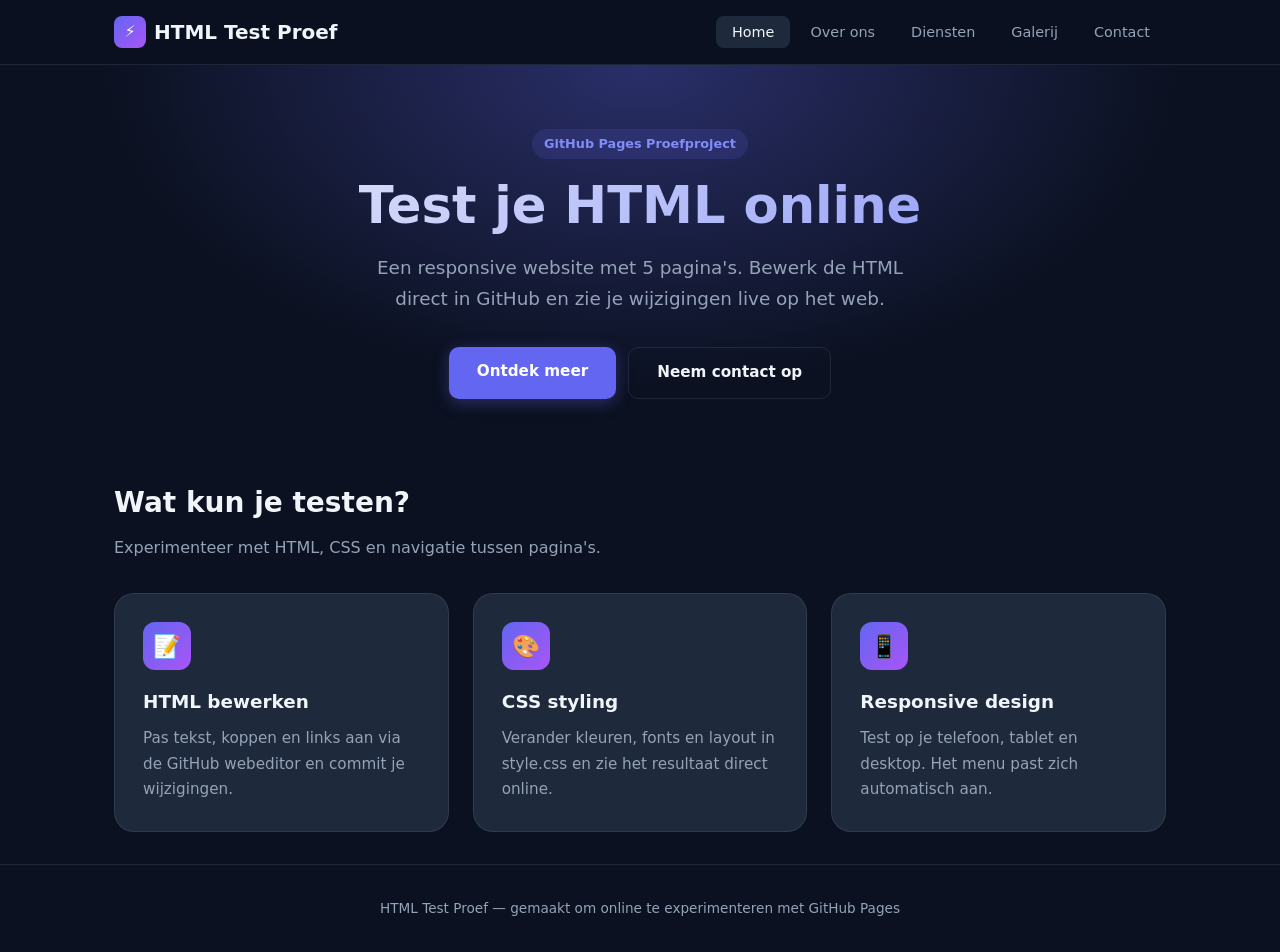
<file: index.html>
<!DOCTYPE html>
<html lang="nl">
<head>
  <meta charset="UTF-8">
  <meta name="viewport" content="width=device-width, initial-scale=1.0">
  <title>Netfriending NOT Networking</title>
  <link rel="stylesheet" href="style.css">
</head>
<body>

  <header class="site-header">
    <nav class="nav-container">
      <a href="index.html" class="logo">
        <span class="logo-icon">⚡</span>
        HTML Test Proef
      </a>
      <button class="nav-toggle" aria-label="Menu">☰</button>
      <ul class="nav-links">
        <li><a href="index.html">Home</a></li>
        <li><a href="pagina2.html">Over ons</a></li>
        <li><a href="pagina3.html">Diensten</a></li>
        <li><a href="pagina4.html">Galerij</a></li>
        <li><a href="pagina5.html">Contact</a></li>
      </ul>
    </nav>
  </header>

  <main>
    <section class="hero">
      <span class="badge">GitHub Pages Proefproject</span>
      <h1>Test je HTML online</h1>
      <p>Een responsive website met 5 pagina's. Bewerk de HTML direct in GitHub en zie je wijzigingen live op het web.</p>
      <div class="btn-group">
        <a href="pagina2.html" class="btn">Ontdek meer</a>
        <a href="pagina5.html" class="btn btn-outline">Neem contact op</a>
      </div>
    </section>

    <section class="container">
      <h2 class="section-title">Wat kun je testen?</h2>
      <p class="section-subtitle">Experimenteer met HTML, CSS en navigatie tussen pagina's.</p>

      <div class="cards">
        <div class="card">
          <div class="card-icon">📝</div>
          <h3>HTML bewerken</h3>
          <p>Pas tekst, koppen en links aan via de GitHub webeditor en commit je wijzigingen.</p>
        </div>
        <div class="card">
          <div class="card-icon">🎨</div>
          <h3>CSS styling</h3>
          <p>Verander kleuren, fonts en layout in style.css en zie het resultaat direct online.</p>
        </div>
        <div class="card">
          <div class="card-icon">📱</div>
          <h3>Responsive design</h3>
          <p>Test op je telefoon, tablet en desktop. Het menu past zich automatisch aan.</p>
        </div>
      </div>
    </section>
  </main>

  <footer class="site-footer">
    <p>HTML Test Proef — gemaakt om online te experimenteren met GitHub Pages</p>
  </footer>

  <script src="script.js"></script>
</body>
</html>
</file>
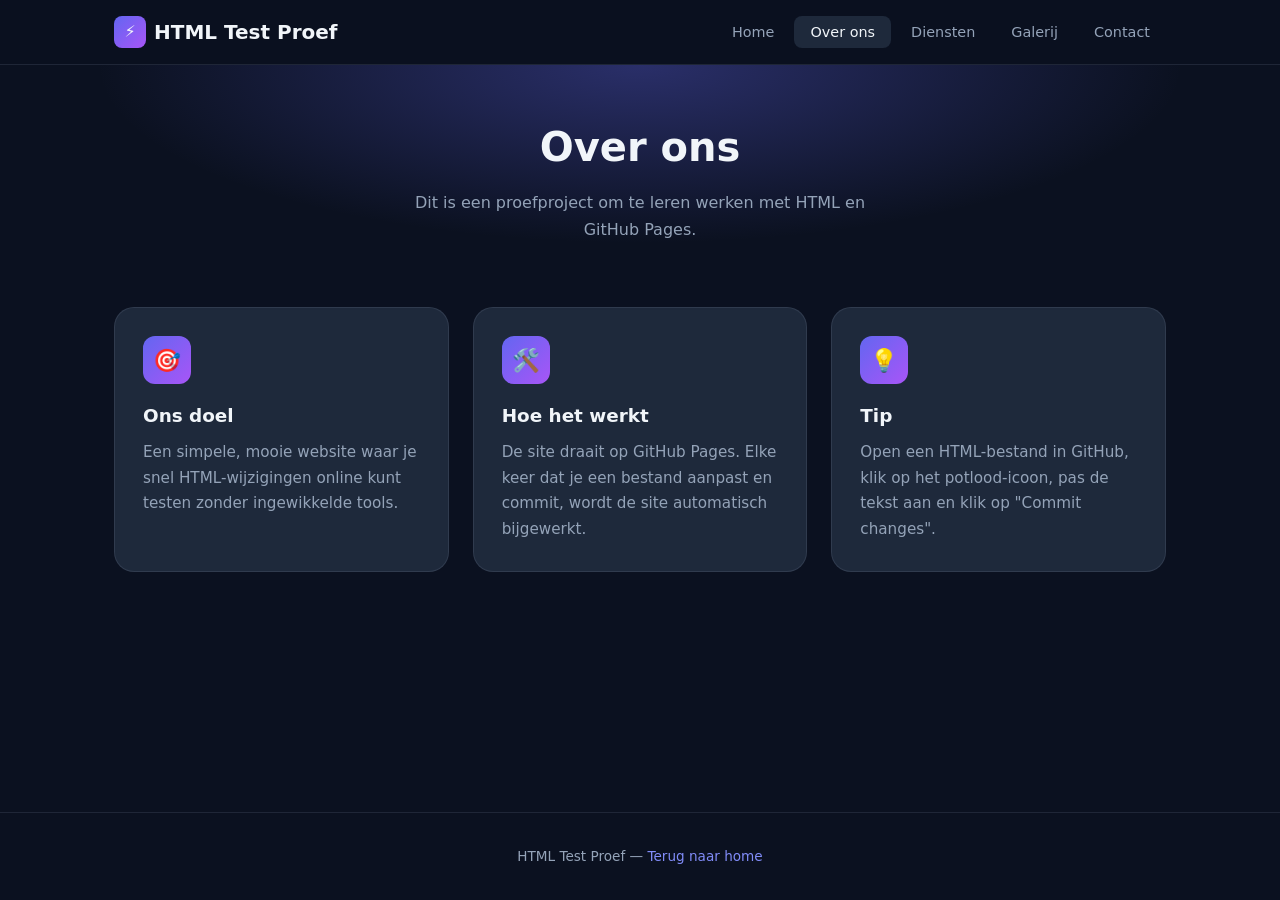
<file: pagina2.html>
<!DOCTYPE html>
<html lang="nl">
<head>
  <meta charset="UTF-8">
  <meta name="viewport" content="width=device-width, initial-scale=1.0">
  <title> ons — HTML enen nu  Test Proef</title>
  <link rel="stylesheet" href="style.css">
</head>
<body>

  <header class="site-header">
    <nav class="nav-container">
      <a href="index.html" class="logo">
        <span class="logo-icon">⚡</span>
        HTML Test Proef
      </a>
      <button class="nav-toggle" aria-label="Menu">☰</button>
      <ul class="nav-links">
        <li><a href="index.html">Home</a></li>
        <li><a href="pagina2.html">Over ons</a></li>
        <li><a href="pagina3.html">Diensten</a></li>
        <li><a href="pagina4.html">Galerij</a></li>
        <li><a href="pagina5.html">Contact</a></li>
      </ul>
    </nav>
  </header>

  <main>
    <section class="page-header">
      <h1>Over ons</h1>
      <p>Dit is een proefproject om te leren werken met HTML en GitHub Pages.</p>
    </section>

    <section class="container">
      <div class="cards">
        <div class="card">
          <div class="card-icon">🎯</div>
          <h3>Ons doel</h3>
          <p>Een simpele, mooie website waar je snel HTML-wijzigingen online kunt testen zonder ingewikkelde tools.</p>
        </div>
        <div class="card">
          <div class="card-icon">🛠️</div>
          <h3>Hoe het werkt</h3>
          <p>De site draait op GitHub Pages. Elke keer dat je een bestand aanpast en commit, wordt de site automatisch bijgewerkt.</p>
        </div>
        <div class="card">
          <div class="card-icon">💡</div>
          <h3>Tip</h3>
          <p>Open een HTML-bestand in GitHub, klik op het potlood-icoon, pas de tekst aan en klik op "Commit changes".</p>
        </div>
      </div>
    </section>
  </main>

  <footer class="site-footer">
    <p>HTML Test Proef — <a href="index.html">Terug naar home</a></p>
  </footer>

  <script src="script.js"></script>
</body>
</html>
</file>
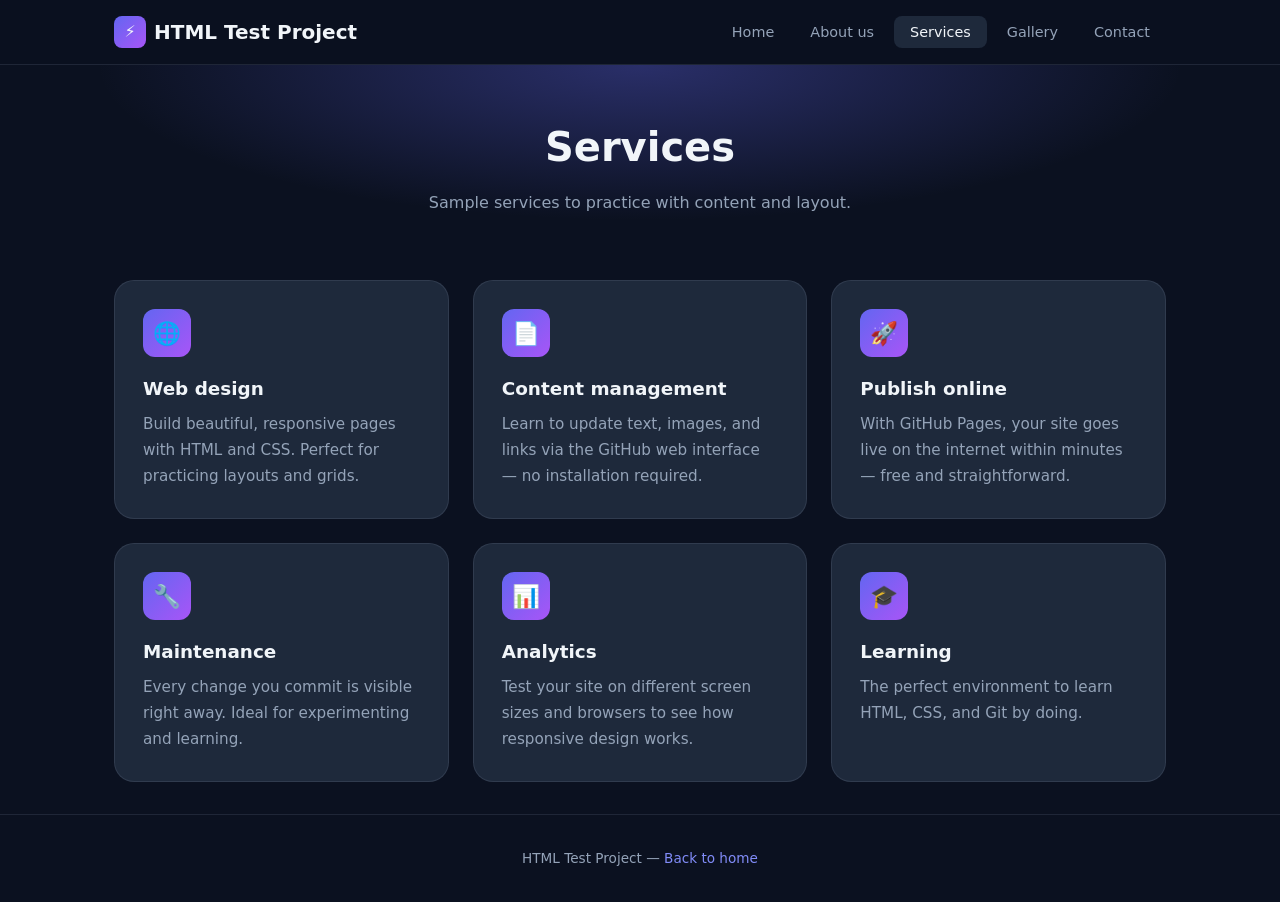
<file: pagina3.html>
<!DOCTYPE html>
<html lang="en">
<head>
  <meta charset="UTF-8">
  <meta name="viewport" content="width=device-width, initial-scale=1.0">
  <title>Services — HTML Test Project</title>
  <link rel="stylesheet" href="style.css">
</head>
<body>

  <header class="site-header">
    <nav class="nav-container">
      <a href="index.html" class="logo">
        <span class="logo-icon">⚡</span>
        HTML Test Project
      </a>
      <button class="nav-toggle" aria-label="Menu">☰</button>
      <ul class="nav-links">
        <li><a href="index.html">Home</a></li>
        <li><a href="pagina2.html">About us</a></li>
        <li><a href="pagina3.html">Services</a></li>
        <li><a href="pagina4.html">Gallery</a></li>
        <li><a href="pagina5.html">Contact</a></li>
      </ul>
    </nav>
  </header>

  <main>
    <section class="page-header">
      <h1>Services</h1>
      <p>Sample services to practice with content and layout.</p>
    </section>

    <section class="container">
      <div class="cards">
        <div class="card">
          <div class="card-icon">🌐</div>
          <h3>Web design</h3>
          <p>Build beautiful, responsive pages with HTML and CSS. Perfect for practicing layouts and grids.</p>
        </div>
        <div class="card">
          <div class="card-icon">📄</div>
          <h3>Content management</h3>
          <p>Learn to update text, images, and links via the GitHub web interface — no installation required.</p>
        </div>
        <div class="card">
          <div class="card-icon">🚀</div>
          <h3>Publish online</h3>
          <p>With GitHub Pages, your site goes live on the internet within minutes — free and straightforward.</p>
        </div>
        <div class="card">
          <div class="card-icon">🔧</div>
          <h3>Maintenance</h3>
          <p>Every change you commit is visible right away. Ideal for experimenting and learning.</p>
        </div>
        <div class="card">
          <div class="card-icon">📊</div>
          <h3>Analytics</h3>
          <p>Test your site on different screen sizes and browsers to see how responsive design works.</p>
        </div>
        <div class="card">
          <div class="card-icon">🎓</div>
          <h3>Learning</h3>
          <p>The perfect environment to learn HTML, CSS, and Git by doing.</p>
        </div>
      </div>
    </section>
  </main>

  <footer class="site-footer">
    <p>HTML Test Project — <a href="index.html">Back to home</a></p>
  </footer>

  <script src="script.js"></script>
</body>
</html>
</file>
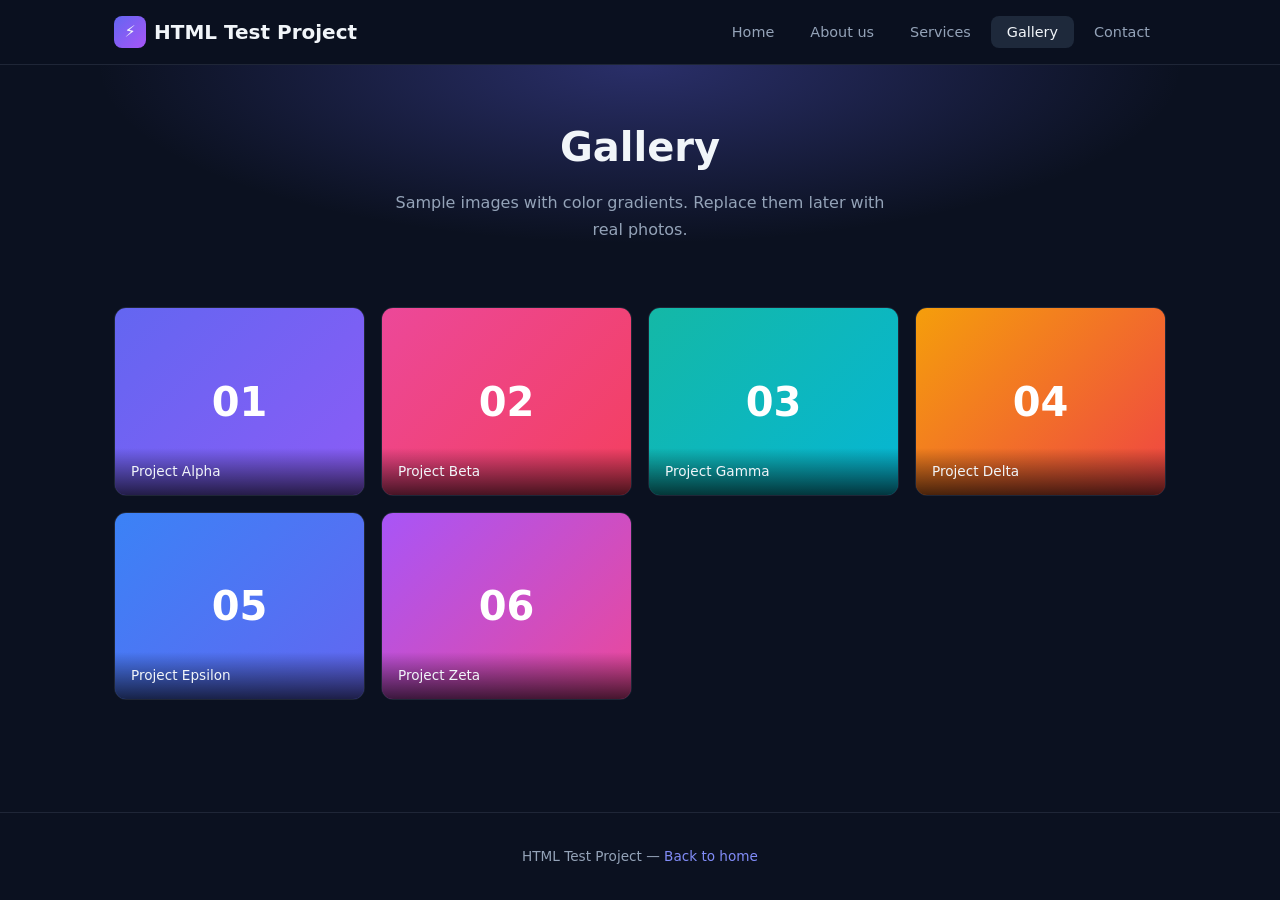
<file: pagina4.html>
<!DOCTYPE html>
<html lang="en">
<head>
  <meta charset="UTF-8">
  <meta name="viewport" content="width=device-width, initial-scale=1.0">
  <title>Gallery — HTML Test Project</title>
  <link rel="stylesheet" href="style.css">
</head>
<body>

  <header class="site-header">
    <nav class="nav-container">
      <a href="index.html" class="logo">
        <span class="logo-icon">⚡</span>
        HTML Test Project
      </a>
      <button class="nav-toggle" aria-label="Menu">☰</button>
      <ul class="nav-links">
        <li><a href="index.html">Home</a></li>
        <li><a href="pagina2.html">About us</a></li>
        <li><a href="pagina3.html">Services</a></li>
        <li><a href="pagina4.html">Gallery</a></li>
        <li><a href="pagina5.html">Contact</a></li>
      </ul>
    </nav>
  </header>

  <main>
    <section class="page-header">
      <h1>Gallery</h1>
      <p>Sample images with color gradients. Replace them later with real photos.</p>
    </section>

    <section class="container">
      <div class="gallery">
        <div class="gallery-item">
          <div class="placeholder">01</div>
          <span class="gallery-caption">Project Alpha</span>
        </div>
        <div class="gallery-item">
          <div class="placeholder">02</div>
          <span class="gallery-caption">Project Beta</span>
        </div>
        <div class="gallery-item">
          <div class="placeholder">03</div>
          <span class="gallery-caption">Project Gamma</span>
        </div>
        <div class="gallery-item">
          <div class="placeholder">04</div>
          <span class="gallery-caption">Project Delta</span>
        </div>
        <div class="gallery-item">
          <div class="placeholder">05</div>
          <span class="gallery-caption">Project Epsilon</span>
        </div>
        <div class="gallery-item">
          <div class="placeholder">06</div>
          <span class="gallery-caption">Project Zeta</span>
        </div>
      </div>
    </section>
  </main>

  <footer class="site-footer">
    <p>HTML Test Project — <a href="index.html">Back to home</a></p>
  </footer>

  <script src="script.js"></script>
</body>
</html>
</file>
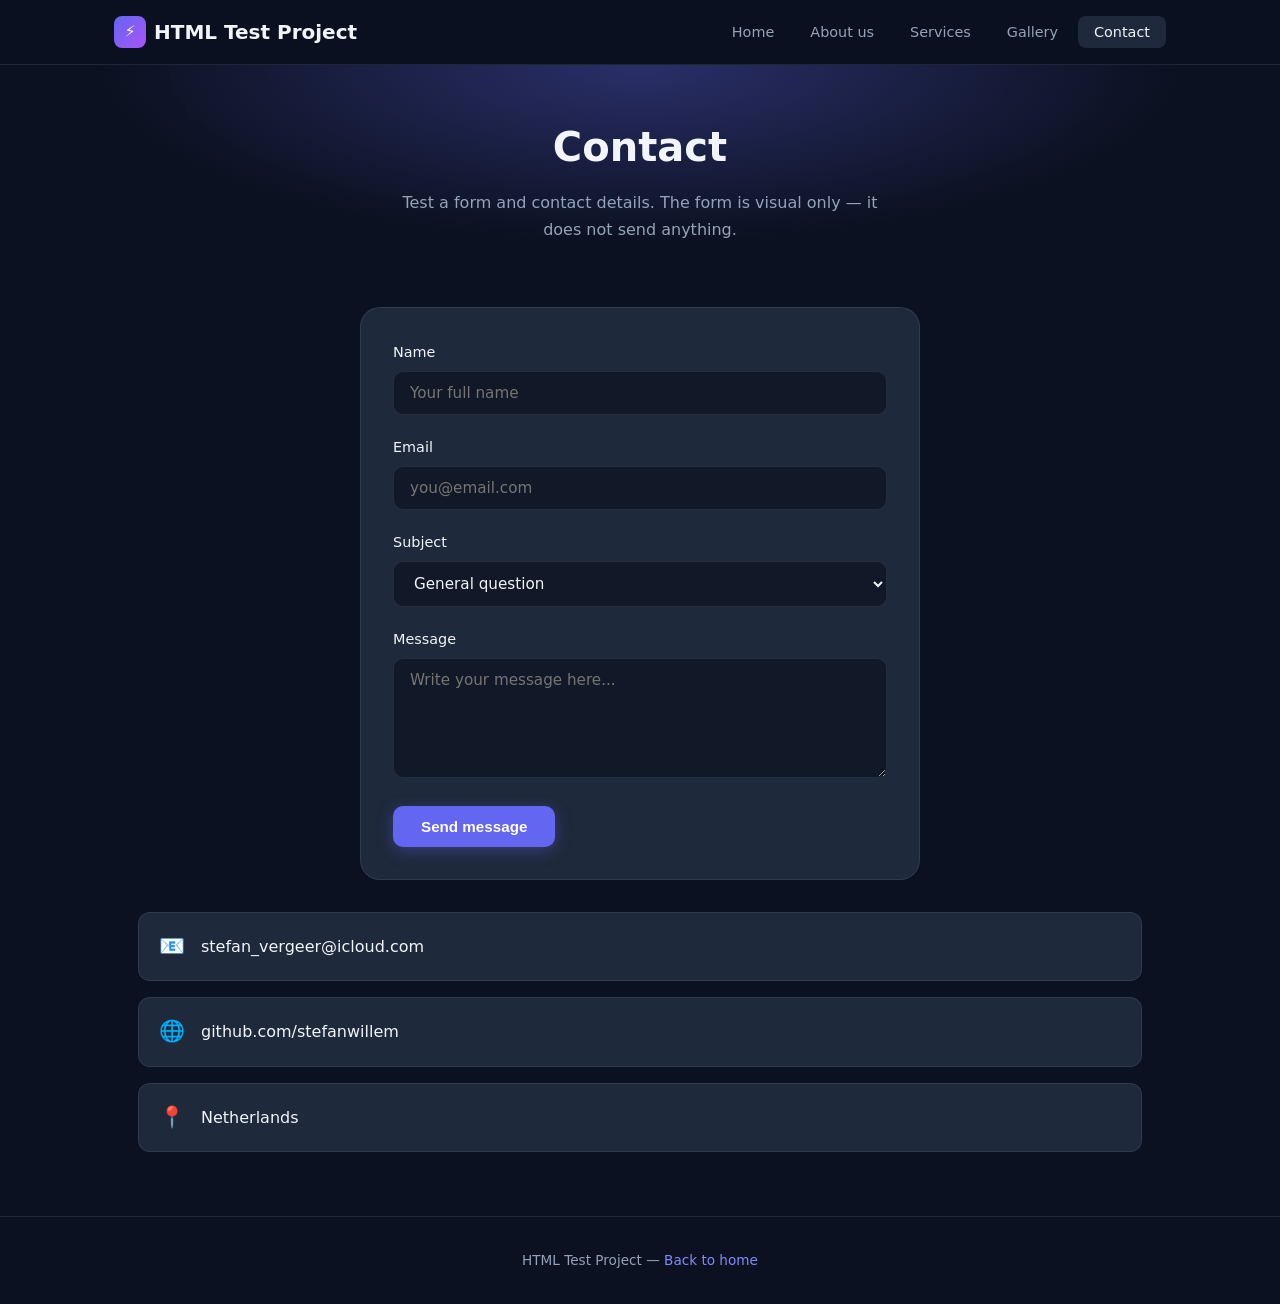
<file: pagina5.html>
<!DOCTYPE html>
<html lang="en">
<head>
  <meta charset="UTF-8">
  <meta name="viewport" content="width=device-width, initial-scale=1.0">
  <title>Contact — HTML Test Project</title>
  <link rel="stylesheet" href="style.css">
</head>
<body>

  <header class="site-header">
    <nav class="nav-container">
      <a href="index.html" class="logo">
        <span class="logo-icon">⚡</span>
        HTML Test Project
      </a>
      <button class="nav-toggle" aria-label="Menu">☰</button>
      <ul class="nav-links">
        <li><a href="index.html">Home</a></li>
        <li><a href="pagina2.html">About us</a></li>
        <li><a href="pagina3.html">Services</a></li>
        <li><a href="pagina4.html">Gallery</a></li>
        <li><a href="pagina5.html">Contact</a></li>
      </ul>
    </nav>
  </header>

  <main>
    <section class="page-header">
      <h1>Contact</h1>
      <p>Test a form and contact details. The form is visual only — it does not send anything.</p>
    </section>

    <section class="container">
      <div class="form-card">
        <form onsubmit="event.preventDefault(); alert('This is a test form — nothing will be sent!');">
          <div class="form-group">
            <label for="name">Name</label>
            <input type="text" id="name" name="name" placeholder="Your full name" required>
          </div>
          <div class="form-group">
            <label for="email">Email</label>
            <input type="email" id="email" name="email" placeholder="you@email.com" required>
          </div>
          <div class="form-group">
            <label for="subject">Subject</label>
            <select id="subject" name="subject">
              <option value="question">General question</option>
              <option value="feedback">Feedback</option>
              <option value="collaboration">Collaboration</option>
            </select>
          </div>
          <div class="form-group">
            <label for="message">Message</label>
            <textarea id="message" name="message" placeholder="Write your message here..." required></textarea>
          </div>
          <button type="submit" class="btn">Send message</button>
        </form>
      </div>

      <div class="container" style="padding-top: 2rem;">
        <ul class="info-list">
          <li><span class="icon">📧</span> stefan_vergeer@icloud.com</li>
          <li><span class="icon">🌐</span> github.com/stefanwillem</li>
          <li><span class="icon">📍</span> Netherlands</li>
        </ul>
      </div>
    </section>
  </main>

  <footer class="site-footer">
    <p>HTML Test Project — <a href="index.html">Back to home</a></p>
  </footer>

  <script src="script.js"></script>
</body>
</html>
</file>
<file: style.css>
/* ===== Variables ===== */
:root {
  --bg: #0b1120;
  --bg-soft: #111827;
  --card: #1e293b;
  --card-hover: #273449;
  --accent: #6366f1;
  --accent-light: #818cf8;
  --accent-glow: rgba(99, 102, 241, 0.35);
  --success: #34d399;
  --text: #f1f5f9;
  --muted: #94a3b8;
  --border: rgba(148, 163, 184, 0.15);
  --radius: 12px;
  --radius-lg: 20px;
  --shadow: 0 4px 24px rgba(0, 0, 0, 0.3);
  --transition: 0.25s ease;
}

/* ===== Reset & Base ===== */
*,
*::before,
*::after {
  margin: 0;
  padding: 0;
  box-sizing: border-box;
}

html {
  scroll-behavior: smooth;
}

body {
  font-family: 'Segoe UI', system-ui, -apple-system, sans-serif;
  background: var(--bg);
  color: var(--text);
  line-height: 1.7;
  min-height: 100vh;
  display: flex;
  flex-direction: column;
}

a {
  color: var(--accent-light);
  text-decoration: none;
  transition: color var(--transition);
}

a:hover {
  color: var(--text);
}

img {
  max-width: 100%;
  display: block;
}

/* ===== Header & Navigation ===== */
.site-header {
  position: sticky;
  top: 0;
  z-index: 100;
  background: rgba(11, 17, 32, 0.85);
  backdrop-filter: blur(12px);
  border-bottom: 1px solid var(--border);
}

.nav-container {
  max-width: 1100px;
  margin: 0 auto;
  padding: 0 1.5rem;
  display: flex;
  align-items: center;
  justify-content: space-between;
  height: 64px;
}

.logo {
  font-size: 1.25rem;
  font-weight: 700;
  color: var(--text);
  display: flex;
  align-items: center;
  gap: 0.5rem;
}

.logo-icon {
  width: 32px;
  height: 32px;
  background: linear-gradient(135deg, var(--accent), #a855f7);
  border-radius: 8px;
  display: flex;
  align-items: center;
  justify-content: center;
  font-size: 1rem;
}

.nav-links {
  display: flex;
  gap: 0.25rem;
  list-style: none;
}

.nav-links a {
  color: var(--muted);
  padding: 0.5rem 1rem;
  border-radius: 8px;
  font-size: 0.9rem;
  font-weight: 500;
  transition: all var(--transition);
}

.nav-links a:hover,
.nav-links a.active {
  color: var(--text);
  background: var(--card);
}

.nav-toggle {
  display: none;
  background: none;
  border: none;
  color: var(--text);
  font-size: 1.5rem;
  cursor: pointer;
  padding: 0.25rem;
}

/* ===== Main Content ===== */
main {
  flex: 1;
}

.container {
  max-width: 1100px;
  margin: 0 auto;
  padding: 2rem 1.5rem;
}

/* ===== Hero Section ===== */
.hero {
  text-align: center;
  padding: 4rem 1.5rem 3rem;
  background: radial-gradient(ellipse at 50% 0%, var(--accent-glow), transparent 60%);
}

.hero h1 {
  font-size: clamp(2rem, 5vw, 3.2rem);
  font-weight: 800;
  line-height: 1.2;
  margin-bottom: 1rem;
  background: linear-gradient(135deg, var(--text), var(--accent-light));
  -webkit-background-clip: text;
  -webkit-text-fill-color: transparent;
  background-clip: text;
}

.hero p {
  color: var(--muted);
  font-size: 1.15rem;
  max-width: 560px;
  margin: 0 auto 2rem;
}

.btn {
  display: inline-block;
  padding: 0.75rem 1.75rem;
  background: var(--accent);
  color: white;
  border-radius: 10px;
  font-weight: 600;
  font-size: 0.95rem;
  border: none;
  cursor: pointer;
  transition: all var(--transition);
  box-shadow: 0 4px 16px var(--accent-glow);
}

.btn:hover {
  background: var(--accent-light);
  color: white;
  transform: translateY(-2px);
  box-shadow: 0 6px 24px var(--accent-glow);
}

.btn-outline {
  background: transparent;
  border: 1px solid var(--border);
  box-shadow: none;
  color: var(--text);
  margin-left: 0.75rem;
}

.btn-outline:hover {
  background: var(--card);
  border-color: var(--accent);
  color: var(--text);
}

/* ===== Cards Grid ===== */
.section-title {
  font-size: 1.75rem;
  font-weight: 700;
  margin-bottom: 0.5rem;
}

.section-subtitle {
  color: var(--muted);
  margin-bottom: 2rem;
}

.cards {
  display: grid;
  grid-template-columns: repeat(auto-fit, minmax(280px, 1fr));
  gap: 1.5rem;
}

.card {
  background: var(--card);
  border: 1px solid var(--border);
  border-radius: var(--radius-lg);
  padding: 1.75rem;
  transition: all var(--transition);
}

.card:hover {
  background: var(--card-hover);
  transform: translateY(-4px);
  box-shadow: var(--shadow);
}

.card-icon {
  width: 48px;
  height: 48px;
  background: linear-gradient(135deg, var(--accent), #a855f7);
  border-radius: 12px;
  display: flex;
  align-items: center;
  justify-content: center;
  font-size: 1.4rem;
  margin-bottom: 1rem;
}

.card h3 {
  font-size: 1.15rem;
  margin-bottom: 0.5rem;
}

.card p {
  color: var(--muted);
  font-size: 0.95rem;
}

/* ===== Page Header (subpages) ===== */
.page-header {
  padding: 3rem 1.5rem 2rem;
  text-align: center;
  background: radial-gradient(ellipse at 50% 0%, var(--accent-glow), transparent 60%);
}

.page-header h1 {
  font-size: clamp(1.75rem, 4vw, 2.5rem);
  font-weight: 800;
  margin-bottom: 0.5rem;
}

.page-header p {
  color: var(--muted);
  max-width: 500px;
  margin: 0 auto;
}

/* ===== Gallery ===== */
.gallery {
  display: grid;
  grid-template-columns: repeat(auto-fit, minmax(240px, 1fr));
  gap: 1rem;
}

.gallery-item {
  aspect-ratio: 4 / 3;
  border-radius: var(--radius);
  overflow: hidden;
  position: relative;
  border: 1px solid var(--border);
}

.gallery-item .placeholder {
  width: 100%;
  height: 100%;
  display: flex;
  align-items: center;
  justify-content: center;
  font-size: 2.5rem;
  color: white;
  font-weight: 700;
}

.gallery-item:nth-child(1) .placeholder { background: linear-gradient(135deg, #6366f1, #8b5cf6); }
.gallery-item:nth-child(2) .placeholder { background: linear-gradient(135deg, #ec4899, #f43f5e); }
.gallery-item:nth-child(3) .placeholder { background: linear-gradient(135deg, #14b8a6, #06b6d4); }
.gallery-item:nth-child(4) .placeholder { background: linear-gradient(135deg, #f59e0b, #ef4444); }
.gallery-item:nth-child(5) .placeholder { background: linear-gradient(135deg, #3b82f6, #6366f1); }
.gallery-item:nth-child(6) .placeholder { background: linear-gradient(135deg, #a855f7, #ec4899); }

.gallery-caption {
  position: absolute;
  bottom: 0;
  left: 0;
  right: 0;
  padding: 0.75rem 1rem;
  background: linear-gradient(transparent, rgba(0, 0, 0, 0.7));
  font-size: 0.85rem;
}

/* ===== Contact Form ===== */
.form-group {
  margin-bottom: 1.25rem;
}

.form-group label {
  display: block;
  margin-bottom: 0.4rem;
  font-size: 0.9rem;
  font-weight: 500;
}

.form-group input,
.form-group textarea,
.form-group select {
  width: 100%;
  padding: 0.75rem 1rem;
  background: var(--bg-soft);
  border: 1px solid var(--border);
  border-radius: 10px;
  color: var(--text);
  font-family: inherit;
  font-size: 0.95rem;
  transition: border-color var(--transition);
}

.form-group input:focus,
.form-group textarea:focus,
.form-group select:focus {
  outline: none;
  border-color: var(--accent);
  box-shadow: 0 0 0 3px var(--accent-glow);
}

.form-group textarea {
  min-height: 120px;
  resize: vertical;
}

.form-card {
  max-width: 560px;
  margin: 0 auto;
  background: var(--card);
  border: 1px solid var(--border);
  border-radius: var(--radius-lg);
  padding: 2rem;
}

/* ===== Info List ===== */
.info-list {
  list-style: none;
  display: flex;
  flex-direction: column;
  gap: 1rem;
}

.info-list li {
  display: flex;
  align-items: center;
  gap: 1rem;
  padding: 1rem 1.25rem;
  background: var(--card);
  border: 1px solid var(--border);
  border-radius: var(--radius);
}

.info-list .icon {
  font-size: 1.3rem;
}

/* ===== Footer ===== */
.site-footer {
  border-top: 1px solid var(--border);
  padding: 2rem 1.5rem;
  text-align: center;
  color: var(--muted);
  font-size: 0.85rem;
}

.site-footer a {
  color: var(--accent-light);
}

/* ===== Badge ===== */
.badge {
  display: inline-block;
  padding: 0.25rem 0.75rem;
  background: rgba(99, 102, 241, 0.15);
  color: var(--accent-light);
  border-radius: 20px;
  font-size: 0.8rem;
  font-weight: 600;
  margin-bottom: 1rem;
}

/* ===== Responsive ===== */
@media (max-width: 768px) {
  .nav-toggle {
    display: block;
  }

  .nav-links {
    display: none;
    position: absolute;
    top: 64px;
    left: 0;
    right: 0;
    flex-direction: column;
    background: var(--bg-soft);
    border-bottom: 1px solid var(--border);
    padding: 0.75rem;
    gap: 0.25rem;
  }

  .nav-links.open {
    display: flex;
  }

  .nav-links a {
    padding: 0.75rem 1rem;
  }

  .btn-outline {
    margin-left: 0;
    margin-top: 0.75rem;
    display: block;
  }

  .hero {
    padding: 2.5rem 1.5rem 2rem;
  }

  .hero .btn-group {
    display: flex;
    flex-direction: column;
    gap: 0.75rem;
    align-items: center;
  }
}

@media (min-width: 769px) {
  .hero .btn-group {
    display: inline-flex;
    gap: 0;
  }
}
</file>
